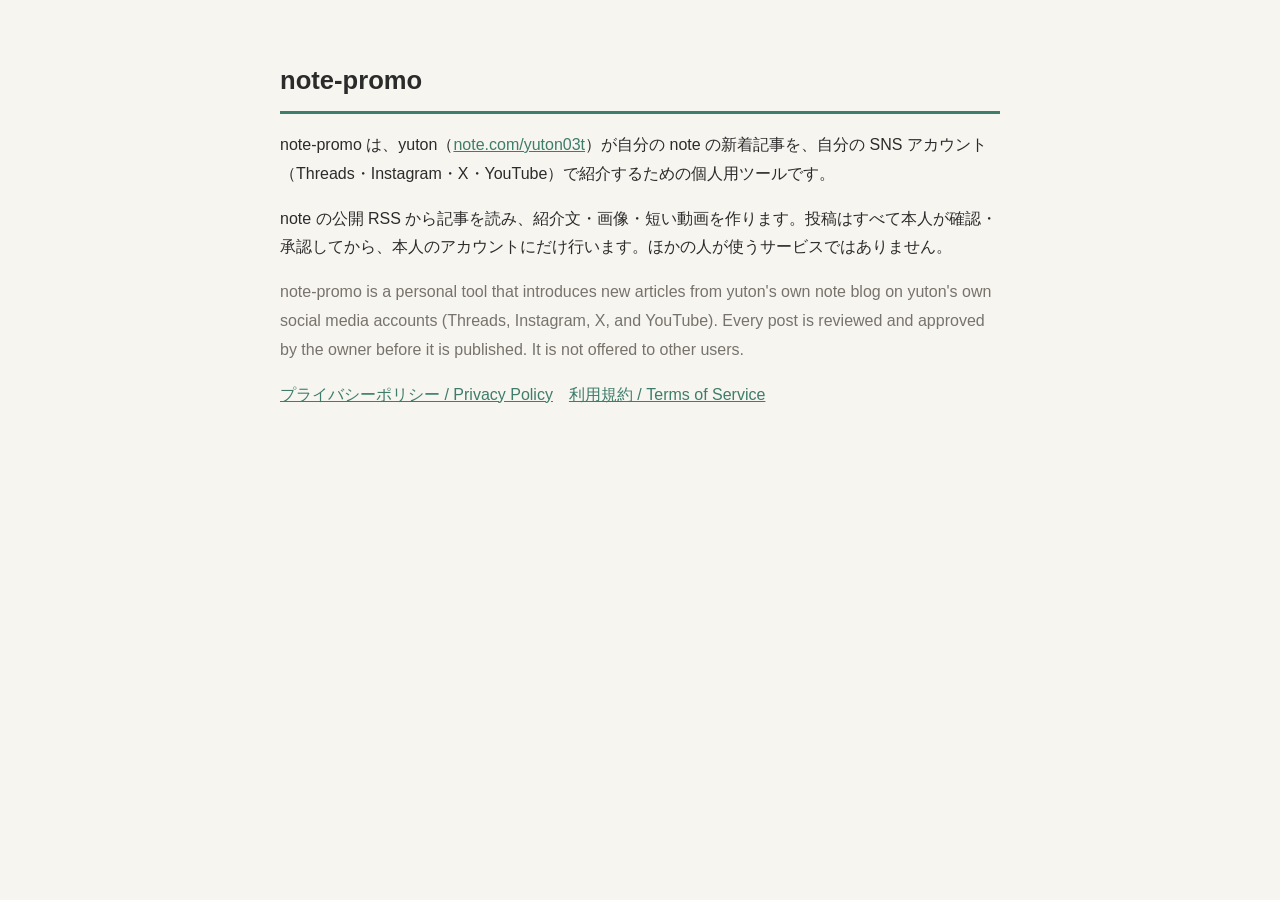
<file: index.html>
<!doctype html>
<html lang="ja"><head><meta charset="utf-8"><meta name="viewport" content="width=device-width,initial-scale=1">
<title>note-promo</title><link rel="stylesheet" href="style.css"></head>
<body><main>
<h1>note-promo</h1>
<p>note-promo は、yuton（<a href="https://note.com/yuton03t">note.com/yuton03t</a>）が自分の note の新着記事を、自分の SNS アカウント（Threads・Instagram・X・YouTube）で紹介するための個人用ツールです。</p>
<p>note の公開 RSS から記事を読み、紹介文・画像・短い動画を作ります。投稿はすべて本人が確認・承認してから、本人のアカウントにだけ行います。ほかの人が使うサービスではありません。</p>
<p class="en">note-promo is a personal tool that introduces new articles from yuton's own note blog on yuton's own social media accounts (Threads, Instagram, X, and YouTube). Every post is reviewed and approved by the owner before it is published. It is not offered to other users.</p>
<nav><a href="privacy.html">プライバシーポリシー / Privacy Policy</a><a href="terms.html">利用規約 / Terms of Service</a></nav>
</main></body></html>
</file>
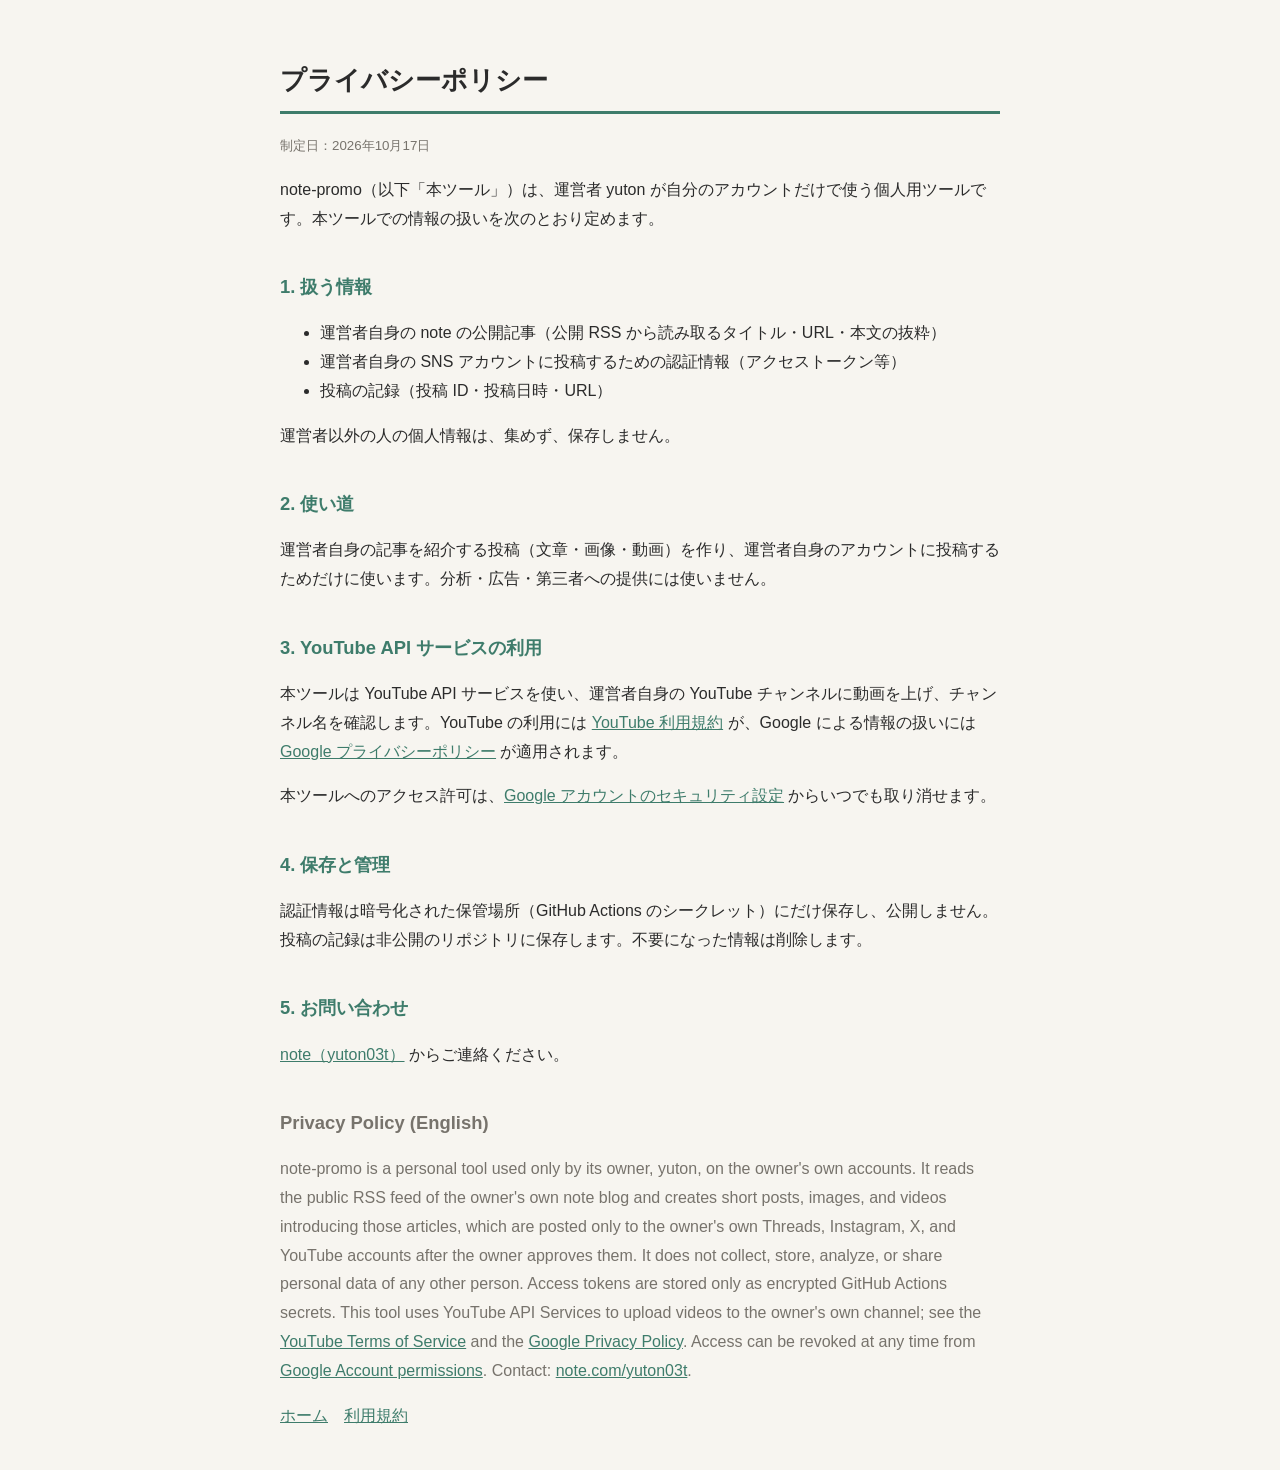
<file: privacy.html>
<!doctype html>
<html lang="ja"><head><meta charset="utf-8"><meta name="viewport" content="width=device-width,initial-scale=1">
<title>プライバシーポリシー | note-promo</title><link rel="stylesheet" href="style.css"></head>
<body><main>
<h1>プライバシーポリシー</h1>
<p><small>制定日：2026年10月17日</small></p>
<p>note-promo（以下「本ツール」）は、運営者 yuton が自分のアカウントだけで使う個人用ツールです。本ツールでの情報の扱いを次のとおり定めます。</p>

<h2>1. 扱う情報</h2>
<ul>
<li>運営者自身の note の公開記事（公開 RSS から読み取るタイトル・URL・本文の抜粋）</li>
<li>運営者自身の SNS アカウントに投稿するための認証情報（アクセストークン等）</li>
<li>投稿の記録（投稿 ID・投稿日時・URL）</li>
</ul>
<p>運営者以外の人の個人情報は、集めず、保存しません。</p>

<h2>2. 使い道</h2>
<p>運営者自身の記事を紹介する投稿（文章・画像・動画）を作り、運営者自身のアカウントに投稿するためだけに使います。分析・広告・第三者への提供には使いません。</p>

<h2>3. YouTube API サービスの利用</h2>
<p>本ツールは YouTube API サービスを使い、運営者自身の YouTube チャンネルに動画を上げ、チャンネル名を確認します。YouTube の利用には <a href="https://www.youtube.com/t/terms">YouTube 利用規約</a> が、Google による情報の扱いには <a href="https://policies.google.com/privacy">Google プライバシーポリシー</a> が適用されます。</p>
<p>本ツールへのアクセス許可は、<a href="https://myaccount.google.com/permissions">Google アカウントのセキュリティ設定</a> からいつでも取り消せます。</p>

<h2>4. 保存と管理</h2>
<p>認証情報は暗号化された保管場所（GitHub Actions のシークレット）にだけ保存し、公開しません。投稿の記録は非公開のリポジトリに保存します。不要になった情報は削除します。</p>

<h2>5. お問い合わせ</h2>
<p><a href="https://note.com/yuton03t">note（yuton03t）</a> からご連絡ください。</p>

<h2 class="en">Privacy Policy (English)</h2>
<p class="en">note-promo is a personal tool used only by its owner, yuton, on the owner's own accounts. It reads the public RSS feed of the owner's own note blog and creates short posts, images, and videos introducing those articles, which are posted only to the owner's own Threads, Instagram, X, and YouTube accounts after the owner approves them. It does not collect, store, analyze, or share personal data of any other person. Access tokens are stored only as encrypted GitHub Actions secrets. This tool uses YouTube API Services to upload videos to the owner's own channel; see the <a href="https://www.youtube.com/t/terms">YouTube Terms of Service</a> and the <a href="https://policies.google.com/privacy">Google Privacy Policy</a>. Access can be revoked at any time from <a href="https://myaccount.google.com/permissions">Google Account permissions</a>. Contact: <a href="https://note.com/yuton03t">note.com/yuton03t</a>.</p>
<nav><a href="index.html">ホーム</a><a href="terms.html">利用規約</a></nav>
</main></body></html>
</file>
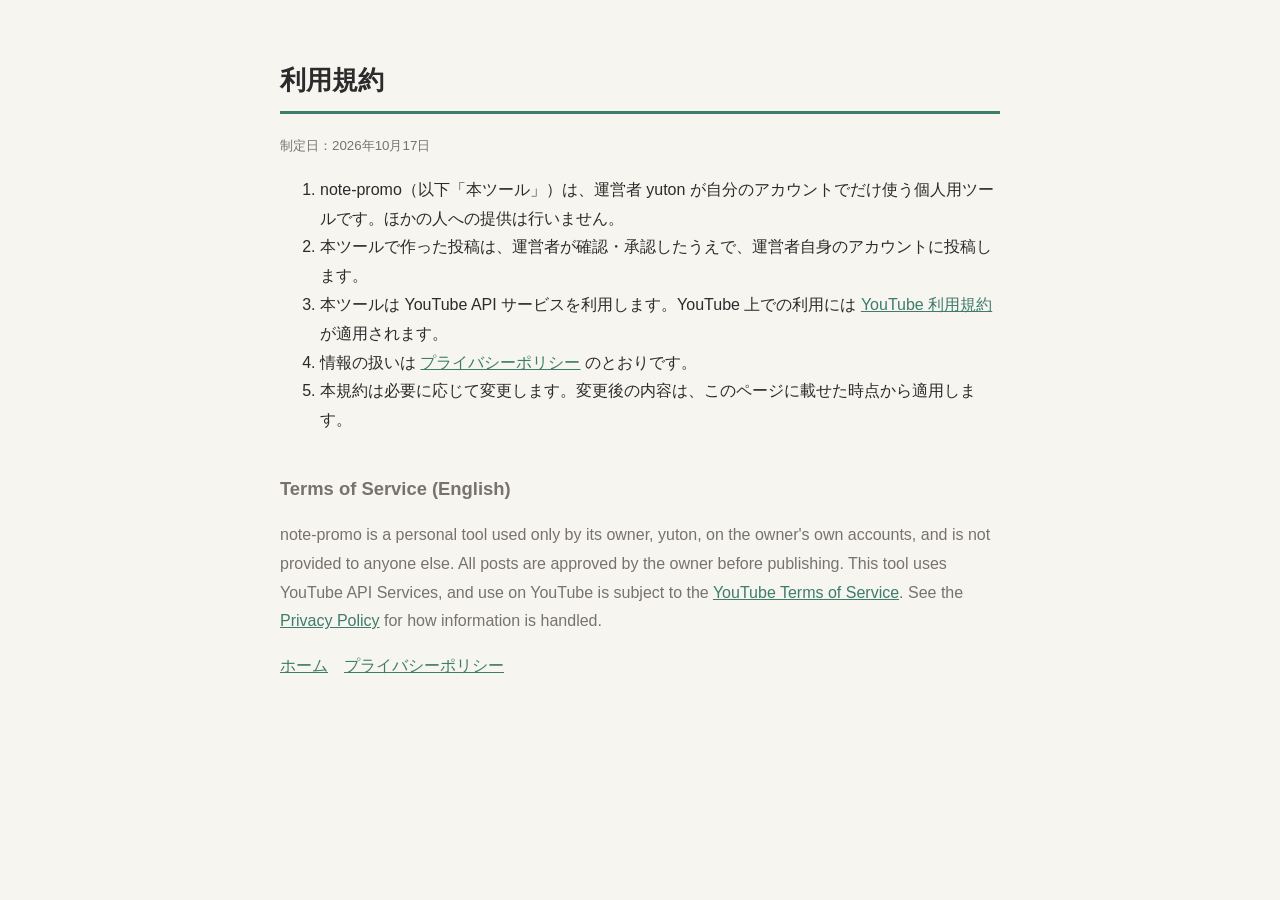
<file: terms.html>
<!doctype html>
<html lang="ja"><head><meta charset="utf-8"><meta name="viewport" content="width=device-width,initial-scale=1">
<title>利用規約 | note-promo</title><link rel="stylesheet" href="style.css"></head>
<body><main>
<h1>利用規約</h1>
<p><small>制定日：2026年10月17日</small></p>
<ol>
<li>note-promo（以下「本ツール」）は、運営者 yuton が自分のアカウントでだけ使う個人用ツールです。ほかの人への提供は行いません。</li>
<li>本ツールで作った投稿は、運営者が確認・承認したうえで、運営者自身のアカウントに投稿します。</li>
<li>本ツールは YouTube API サービスを利用します。YouTube 上での利用には <a href="https://www.youtube.com/t/terms">YouTube 利用規約</a> が適用されます。</li>
<li>情報の扱いは <a href="privacy.html">プライバシーポリシー</a> のとおりです。</li>
<li>本規約は必要に応じて変更します。変更後の内容は、このページに載せた時点から適用します。</li>
</ol>
<h2 class="en">Terms of Service (English)</h2>
<p class="en">note-promo is a personal tool used only by its owner, yuton, on the owner's own accounts, and is not provided to anyone else. All posts are approved by the owner before publishing. This tool uses YouTube API Services, and use on YouTube is subject to the <a href="https://www.youtube.com/t/terms">YouTube Terms of Service</a>. See the <a href="privacy.html">Privacy Policy</a> for how information is handled.</p>
<nav><a href="index.html">ホーム</a><a href="privacy.html">プライバシーポリシー</a></nav>
</main></body></html>
</file>
<file: style.css>
body{margin:0;background:#F7F5F0;color:#2B2B2B;font-family:"Noto Sans JP","Hiragino Sans",sans-serif;line-height:1.8}
main{max-width:720px;margin:0 auto;padding:40px 16px}
h1{font-size:1.6rem;border-bottom:3px solid #3E7C6B;padding-bottom:.3em}
h2{font-size:1.15rem;margin-top:2em;color:#3E7C6B}
a{color:#3E7C6B}
small,.en{color:#77736C}
nav a{margin-right:1em}
</file>
